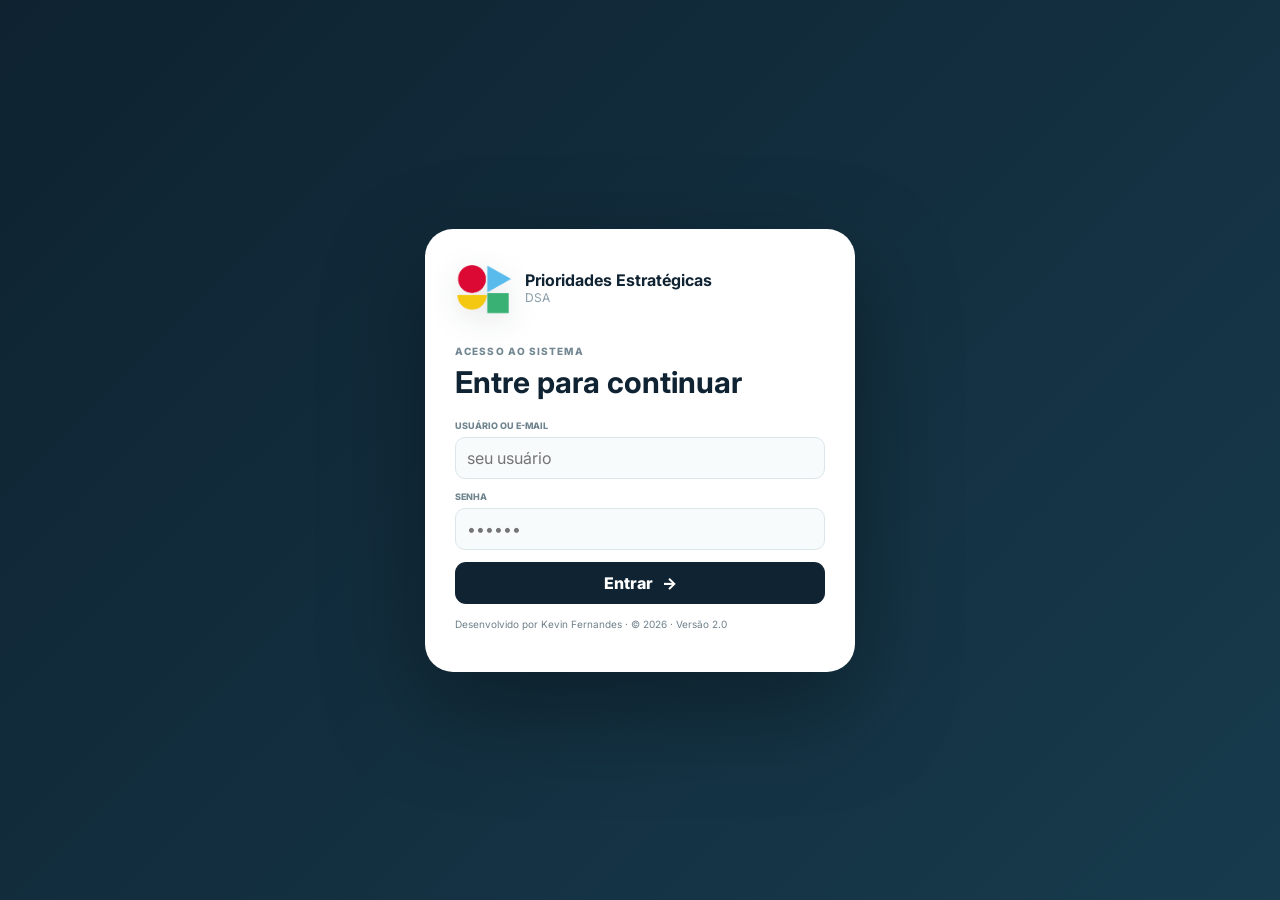
<file: index.html>
<!doctype html>
<html lang="pt-BR">
<head>
  <meta charset="utf-8">
  <meta name="viewport" content="width=device-width,initial-scale=1,viewport-fit=cover">
  <meta name="theme-color" content="#102333">
  <meta name="description" content="Sistema Enterprise das Prioridades Estratégicas">
  <meta name="application-name" content="Prioridades Estratégicas | DSA">
  <meta name="mobile-web-app-capable" content="yes">
  <meta name="apple-mobile-web-app-capable" content="yes">
  <meta name="apple-mobile-web-app-status-bar-style" content="default">
  <meta name="apple-mobile-web-app-title" content="Prioridades DSA">
  <meta name="msapplication-TileColor" content="#102333">

  <title>Prioridades Estratégicas | DSA</title>

  <link rel="icon" type="image/png" sizes="192x192" href="./assets/icone_192.png">
  <link rel="apple-touch-icon" sizes="192x192" href="./assets/icone_192.png">
  <link rel="manifest" href="./manifest.webmanifest">
  <link rel="preconnect" href="https://fonts.googleapis.com">
  <link rel="preconnect" href="https://fonts.gstatic.com" crossorigin>
  <link href="https://fonts.googleapis.com/css2?family=Inter:wght@400;500;600;700;800&display=swap" rel="stylesheet">
  <link rel="stylesheet" href="./styles.css?v=1.11.2">

</head>
<body>
  <div id="loadingOverlay" class="loading-overlay-v111 hidden-v111"><div id="loadingText" class="loading-card-v111">Carregando...</div></div>
  <section id="loginScreen" class="login-screen">
    <div class="login-card">
      <div class="login-brand"><img class="brand-logo-image" src="assets/logomarca_geometrica.png" alt="Logomarca geométrica"><div><strong>Prioridades Estratégicas</strong><span>DSA</span></div></div>
      <p class="eyebrow">ACESSO AO SISTEMA</p>
      <h1>Entre para continuar</h1>
      <label><span>Usuário ou e-mail</span><input id="loginEmail" placeholder="seu usuário"></label>
      <label><span>Senha</span><input id="loginCode" type="password" placeholder="••••••"></label>
      <button id="loginButton" class="primary" type="button">Entrar <span aria-hidden="true">→</span></button><div id="loginProgressV20" class="login-progress-v20 hidden-v111" aria-live="polite">
  <div class="login-progress-track-v20">
    <div class="login-progress-line-v20"></div>
    <div class="login-step-v20" data-login-step="1"><span class="login-shape-v20 shape-identidade-v20"></span><small>Identidade</small></div>
    <div class="login-step-v20" data-login-step="2"><span class="login-shape-v20 shape-lideranca-v20"></span><small>Liderança</small></div>
    <div class="login-step-v20" data-login-step="3"><span class="login-shape-v20 shape-geracoes-v20"></span><small>Novas Gerações</small></div>
    <div class="login-step-v20" data-login-step="4"><span class="login-shape-v20 shape-discipulado-v20"></span><small>Discipulado</small></div>
  </div>
  <div class="login-progress-copy-v20"><strong id="loginProgressTitleV20">Validando acesso...</strong><span id="loginProgressTextV20">Conectando ao ambiente seguro.</span></div>
</div>
      <small>Desenvolvido por Kevin Fernandes · © 2026 · Versão 2.0</small>
      <div id="loginMessage" class="inline-message"></div>
    </div>
  </section>

  <div id="appRoot" class="app hidden">
    <aside class="sidebar" id="sidebar">
      <div class="brand sidebar-brand"><button id="sidebarLogoButton" class="sidebar-logo-button" type="button" title="Recolher ou expandir o menu"><img class="brand-logo-image sidebar-logo" src="assets/logomarca_geometrica.png" alt="Logomarca geométrica"></button><div><strong>Prioridades</strong><span>Estratégicas | DSA</span></div></div>
      <nav>
        <button class="nav-button active" data-view="dashboard">⌂ Dashboard</button>
        <div class="nav-group">
          <button id="prioritiesToggle" class="nav-button nav-toggle" type="button"><img class="nav-priority-combined" src="assets/icone_prioridades.svg" alt=""> Prioridades</button>
          <div id="prioritySubmenu" class="priority-submenu open">
            <button type="button" data-priority="Identidade"><img class="priority-image-icon submenu-icon" src="assets/icone_identidade.png" alt="">Identidade</button>
            <button type="button" data-priority="Liderança"><img class="priority-image-icon submenu-icon" src="assets/icone_lideranca.png" alt="">Liderança</button>
            <button type="button" data-priority="Novas Gerações"><img class="priority-image-icon submenu-icon" src="assets/icone_novasgeracoes.png" alt="">Novas Gerações</button>
            <button type="button" data-priority="Discipulado"><img class="priority-image-icon submenu-icon" src="assets/icone_discipulado.png" alt="">Discipulado</button>
          </div>
        </div>
        <button class="nav-button" data-view="planner">▦ Planner</button>
        <button class="nav-button" data-view="timeline">◷ Linha do tempo</button>
        
        <button class="nav-button" data-view="reports">▤ Relatórios</button>
        <button class="nav-button requirements-access" data-view="requirements">☷ Requisitos</button>
        <button class="nav-button" data-view="myChurch">⌂ Minha Igreja</button>
        <button class="nav-button dev-only" data-view="admin">⚙ Opções do Desenvolvedor</button>
      </nav>
      <div class="profile-card">
        <img id="profilePhoto" class="profile-photo-v101" src="assets/icone_192.png" alt="Foto do usuário">
        <strong id="profileName">Usuário</strong>
        <span id="profileRole">Perfil</span>
        <button id="logoutButton">Sair</button>
      </div>
    </aside>

    <main class="main">
      <header class="topbar">
        <button id="mobileMenu" class="mobile-menu" type="button" aria-label="Abrir ou fechar menu">☰</button>
        <div><p class="eyebrow" id="fieldContext">MISSÃO OESTE DO PARÁ</p><h1 id="viewTitle">Dashboard Executivo</h1></div>
        <div class="top-actions">
          <span id="syncBadge" class="sync-badge"><i></i>Sincronizando</span>
          <button id="presentationButton" class="icon-action" title="Modo apresentação">⛶</button>
          <button id="installButton" class="install-action install-icon-only" type="button" title="Instalar aplicativo" aria-label="Instalar aplicativo"><span aria-hidden="true">⬇</span></button>
          <button id="refreshButton" class="primary refresh-icon-only-v118" title="Atualizar Sistema" aria-label="Atualizar Sistema"><span id="refreshIcon">↻</span></button>
        </div>
      </header>

      <section class="filterbar filterbar-v111">
        <label id="poleFilterWrap"><span>Polo</span><select id="poleFilter"></select></label>
        <label id="districtFilterWrap"><span>Distrito</span><select id="districtFilter"></select></label>
        <label id="churchFilterWrap"><span>Igreja</span><select id="churchFilter"></select></label>
        <label class="period-wide"><span>Período</span><select id="periodMode">
          <option value="ano">Ano</option><option value="mes">Mês</option>
          <option value="anos">Intervalo de anos</option><option value="meses">Intervalo de meses</option>
          <option value="personalizado">Personalizado</option>
        </select></label>
        <label id="yearSingleWrap"><span>Ano</span><select id="yearSingle"></select></label>
        <label id="monthSingleWrap" class="hidden-v111"><span>Mês</span><select id="monthSingle"></select></label>
        <label id="yearStartWrap" class="hidden-v111"><span>Ano inicial</span><select id="yearStart"></select></label>
        <label id="monthStartWrap" class="hidden-v111"><span>Mês inicial</span><select id="monthStart"></select></label>
        <label id="yearEndWrap" class="hidden-v111"><span>Ano final</span><select id="yearEnd"></select></label>
        <label id="monthEndWrap" class="hidden-v111"><span>Mês final</span><select id="monthEnd"></select></label>
        <label id="dateStartWrap" class="hidden-v111"><span>Data inicial</span><input id="dateStart" type="date"></label>
        <label id="dateEndWrap" class="hidden-v111"><span>Data final</span><input id="dateEnd" type="date"></label>
        <div class="filter-actions-v111"><button id="applyFiltersButton" class="primary" type="button">Aplicar</button></div>
        <div class="filter-summary"><span>Contexto</span><strong id="contextText">Carregando...</strong></div>
      </section>

      <section id="dashboardView" class="view active">
        <div class="executive-hero">
          <div><p class="eyebrow">VISÃO EXECUTIVA</p><h2>Desempenho das prioridades estratégicas</h2><p><em id="dailyBibleVerse" class="daily-bible-verse">Acompanhamento estratégico do período selecionado.</em></p></div>
          <div class="hero-kpis">
            <div class="radial" id="overallRadial" style="--value:0"><div><strong id="overallPercent">0%</strong><span>resultado geral</span></div></div>
            <div class="hero-stat"><span>Meta</span><strong id="overallGoal">0</strong><span>Realizado</span><strong id="overallReached">0</strong></div>
          </div>
        </div>
        <div id="priorityCards" class="priority-grid"></div>
        <div class="grid-2 dashboard-upper-insights">
          <article class="panel"><div class="panel-head"><div><p class="eyebrow">SEMÁFORO</p><h3>Situação por prioridade</h3></div></div><div id="trafficGrid" class="traffic-grid"></div></article>
          <article class="panel"><div class="panel-head"><div><p class="eyebrow">ALERTAS</p><h3>Pendências prioritárias</h3></div></div><div id="alertsList" class="alerts-list"></div></article>
        </div>
        <div class="dashboard-lower-insights">
          <article class="panel ranking-panel-v118">
            <div class="panel-head ranking-head-v118">
              <div><p class="eyebrow">RANKING</p><h3 id="rankingTitle">Igrejas</h3></div>
              <div class="ranking-controls-v20"><label id="rankingLevelWrap" class="ranking-level-v118 hidden-v111"><span>Visualizar por</span><select id="rankingLevel"></select></label><label class="ranking-level-v118"><span>Exibir</span><select id="rankingLimitV20"><option value="all">Todos</option><option value="5">5</option><option value="10">10</option><option value="20">20</option><option value="30">30</option><option value="40">40</option><option value="50">50</option><option value="100">100</option></select></label></div>
            </div>
            <div id="rankingList" class="ranking-list"></div>
          </article>
        </div>
      </section>


      <section id="prioritiesView" class="view priorities-workspace">
        <div class="priority-tabs-v7" id="priorityTabs"></div>
        <div class="priority-overview-v7">
          <article class="priority-summary-v7">
            <img id="priorityWatermarkV8" class="priority-watermark-v81" src="assets/icone_discipulado.png" alt="" aria-hidden="true">
            <img id="priorityShapeV7" class="priority-shape-image-v8" src="assets/icone_discipulado.png" alt="Ícone da prioridade">
            <p class="eyebrow">PRIORIDADE ESTRATÉGICA</p>
            <h2 id="priorityAreaTitle">Identidade</h2>
            <p id="priorityAreaDescription" class="priority-description-v7"></p>
            <strong id="priorityPercentV7" class="priority-percent-v7">0%</strong>
            <div class="priority-progress-v7"><i id="priorityProgressV7"></i></div>
            <div class="priority-stats-v7"><div><span>Meta</span><strong id="priorityGoalV7">0</strong></div><div><span>Realizado</span><strong id="priorityReachedV7">0</strong></div><div><span>Critérios</span><strong id="priorityCountV7">0</strong></div></div>
          </article>
          <article class="criteria-board-v7">
            <div class="criteria-board-head-v7"><div><p class="eyebrow">CRITÉRIOS DE AVALIAÇÃO</p><h3>Itens do planejamento</h3></div><label><span>Situação</span><select id="criteriaStatusFilter"><option value="Todos">Todos</option><option value="Concluído">Concluído</option><option value="Em andamento">Em andamento</option><option value="Atenção">Atenção</option></select></label></div>
            <div id="criteriaListV51" class="criteria-list-v7"></div>
          </article>
        </div>
        <article class="criterion-detail-v7">
          <div class="criterion-detail-head-v7"><div><p class="eyebrow">DETALHAMENTO DO CRITÉRIO</p><h3 id="criterionTitleV51">Selecione um critério</h3></div><span id="criterionStatusV51" class="status-chip">—</span></div>
          <div class="criterion-detail-grid-v7">
            <div class="criterion-content-v7">
              <div class="instruction-grid-v7"><section><span>Direcionamento do Campo</span><p id="criterionDescriptionV51">—</p></section><section><span>Pergunta para a Igreja Local</span><p id="criterionQuestionV51">—</p></section></div>
              <label class="action-plan-v7"><span>Plano de ação da igreja</span><textarea id="actionPlanV51" placeholder="Descreva aqui como a igreja realizará este requisito..."></textarea></label>
            </div>
            <aside class="criterion-form-v7">
              <div class="result-card-v7"><span>Resultado</span><strong id="livePercentV51">0%</strong><div><i id="liveProgressV51"></i></div></div>
              <div class="form-grid-v7"><label><span>Meta</span><input id="goalInputV51" type="number" min="0"></label><label><span>Alcançado</span><input id="reachedInputV51" type="number" min="0"></label><label><span>Responsável</span><input id="responsibleInputV51"></label><label><span>Data inicial</span><input id="dateInputV51" type="date"></label><label><span>Nº do voto</span><input id="voteInputV51"></label><label><span>Material necessário</span><input id="materialInputV51"></label></div>
              <button id="saveCriterionV51" class="save-button-v7">Salvar</button>
            </aside>
          </div>
        </article>
      </section>

      <section id="plannerView" class="view">
        <div class="view-head"><div><p class="eyebrow">MICROSOFT PLANNER STYLE</p><h2>Checklist do planejamento</h2></div><button id="newTaskButton" class="primary">+ Nova tarefa</button></div>
        <div id="kanbanBoard" class="kanban"></div>
      </section>

      <section id="timelineView" class="view">
        <div class="view-head"><div><p class="eyebrow">CRONOGRAMA</p><h2>Linha do tempo</h2></div></div>
        <div id="timelineList" class="timeline-list"></div>
      </section>

      <section id="reportsView" class="view">
        <div class="view-head"><div><p class="eyebrow">RELATÓRIOS</p><h2>Exportação e compartilhamento</h2></div></div>
        <div class="ai-report-hero">
          <div>
            <p class="eyebrow">INTELIGÊNCIA ARTIFICIAL</p>
            <h3>Relatório Completo da Igreja</h3>
            <p>Analisa dados administrativos, missiológicos, teológicos e relacionais, identifica forças, fragilidades, ameaças e propõe um plano estratégico.</p>
          </div>
          <button id="aiReportButton" class="ai-report-button">✦ Gerar Relatório Completo com IA</button>
        </div>
        <article class="panel report-difficulties-v101">
          <div class="panel-head"><div><p class="eyebrow">DIAGNÓSTICO</p><h3>Principais dificuldades</h3></div></div>
          <div id="reportDifficultyChecks" class="difficulty-checks-v101"></div>
        </article>
        <article class="panel report-history-v101">
          <div class="panel-head"><div><p class="eyebrow">HISTÓRICO</p><h3>Relatórios gerados</h3></div></div>
          <div id="reportHistoryList" class="report-history-list-v101"></div>
        </article>
        <div class="report-actions">
          <button id="pdfButton" class="report-card">📄<strong>Exportar PDF</strong><span>Relatório executivo para impressão</span></button>
          <button id="excelButton" class="report-card">📊<strong>Exportar Excel</strong><span>Baixar dados em CSV compatível</span></button>
          <button id="whatsappButton" class="report-card">📲<strong>Compartilhar no WhatsApp</strong><span>Resumo da igreja selecionada</span></button>
          <button id="emailButton" class="report-card">📧<strong>Enviar relatório por e-mail</strong><span>Envio pelo Apps Script</span></button>
        </div>
      </section>


      <section id="requirementsView" class="view">
        <div class="view-head">
          <div><p class="eyebrow">CONFIGURAÇÃO</p><h2>Requisitos</h2><p class="section-description">Edite títulos, áreas, direcionamentos, perguntas e metas padrão. As alterações serão refletidas nos registros após Atualizar Sistema.</p></div>
          <button id="newRequirementButton" class="primary">+ Novo requisito</button>
        </div>
        <article class="panel requirements-panel">
          <div class="admin-toolbar">
            <input id="requirementSearch" type="search" placeholder="Pesquisar requisito...">
            <span id="requirementsCount">0 requisitos</span>
          </div>
          <div id="requirementsGrid" class="requirements-grid"></div>
        </article>
      </section>

      <section id="myChurchView" class="view">
        <div class="view-head">
          <div><p class="eyebrow">CADASTRO LOCAL</p><h2>Minha Igreja</h2><p class="section-description">Informações básicas e indicadores estruturais da igreja selecionada.</p></div>
          <button id="saveChurchProfileButton" class="primary">Salvar informações</button>
        </div>
        <article class="panel church-profile-panel">
          <div class="church-profile-heading">
            <img src="assets/logomarca_geometrica.png" alt="">
            <div><span>Igreja selecionada</span><strong id="churchProfileName">—</strong></div>
          </div>
          <div class="church-profile-grid">
            <label><span>Quantidade de anciãos</span><input id="churchEldersInput" type="number" min="0"></label>
            <label><span>Quantidade de famílias</span><input id="churchFamiliesInput" type="number" min="0"></label>
            <label><span>Quantidade de UAPGs (Unidades de Ação em Pequenos Grupos)</span><input id="churchUapgsInput" type="number" min="0"></label>
            <label><span>Primeiro Ancião / Diretor do Grupo</span><input id="churchFirstElderInput"></label>
            <label><span>Contato do Primeiro Ancião / Diretor</span><input id="churchFirstElderPhoneInput" inputmode="tel" placeholder="Ex.: 5593999999999"></label>
            <div class="wide church-officers-v101"><span>Oficiais / departamentos com liderança</span><div id="churchOfficersChecks" class="dept-grid-v111"></div></div>
            <label class="wide"><span>Endereço</span><input id="churchAddressInput"></label>
            <label><span>E-mail</span><input id="churchEmailInput" type="email"></label>
            <label class="wide"><span>Informações básicas / observações</span><textarea id="churchNotesInput"></textarea></label>
          </div>
        </article>
      </section>

      <section id="adminView" class="view">
        <div class="view-head">
          <div><p class="eyebrow">ADMINISTRAÇÃO</p><h2>Usuários e permissões</h2></div>
          <button id="newUserButton" class="primary">+ Novo usuário</button>
        </div>

        <article class="panel admin-users-panel">
          <div class="admin-toolbar">
            <input id="userSearch" type="search" placeholder="Pesquisar usuário...">
            <span id="usersCount">0 usuários</span>
          </div>

          <div class="users-table-wrap">
            <table class="users-table">
              <thead>
                <tr>
                  <th>Nome</th>
                  <th>Função</th>
                  <th>Área de Atuação</th>
                  <th>Login</th>
                  <th>Senha</th>
                  <th>Acesso</th>
                  <th>Ações</th>
                </tr>
              </thead>
              <tbody id="usersTableBody"></tbody>
            </table>
          </div>
        </article>
      </section>

      <footer><span>Desenvolvido por Kevin Fernandes · © 2026 · Versão 2.0</span><span id="lastUpdate">Última atualização: —</span></footer>
    </main>
  </div>

  <div id="taskModal" class="modal"><div class="modal-card"><button class="close" data-close="taskModal">×</button><h2 id="taskModalTitle">Nova tarefa</h2><input id="taskId" type="hidden"><label><span>Igreja</span><select id="taskChurch"><option value="">Selecione a igreja</option></select></label><label><span>Título</span><input id="taskTitle"></label><label><span>Prioridade</span><select id="taskArea"><option>Identidade</option><option>Liderança</option><option>Novas Gerações</option><option>Discipulado</option></select></label><label><span>Responsável</span><input id="taskOwner"></label><label><span>Prazo</span><input id="taskDue" type="date"></label><label><span>Status</span><select id="taskStatus"><option>Não iniciado</option><option>Em andamento</option><option>Concluído</option></select></label><div class="task-modal-actions"><button id="deleteTask" class="danger-action hidden">Excluir</button><button id="saveTask" class="primary">Salvar tarefa</button></div></div></div>

  <div id="membersModal" class="modal"><div class="modal-card"><button class="close" data-close="membersModal">×</button><p class="eyebrow">CADASTRO DA IGREJA</p><h2>Quantidade manual de membros</h2><p class="modal-help" id="membersChurchName">Selecione uma igreja.</p><div class="members-form members-form-v83"><label><span>Membros frequentes</span><input id="membersFrequentInput" type="number" min="0"></label><label><span>Membros não frequentes</span><input id="membersInfrequentInput" type="number" min="0"></label><label><span>Membros a transferir</span><input id="membersTransferInput" type="number" min="0"></label><label><span>Membros a resgatar</span><input id="membersRescueInput" type="number" min="0"></label><div class="members-total-preview"><span>Total informado</span><strong id="membersTotalPreview">0</strong></div></div><button id="saveMembersButton" class="primary">Salvar cadastro</button></div></div>
  <div id="emailModal" class="modal"><div class="modal-card"><button class="close" data-close="emailModal">×</button><h2>Enviar relatório</h2><label><span>E-mail</span><input id="reportEmail" type="email"></label><button id="sendEmail" class="primary">Enviar</button></div></div>

  <div id="userModal" class="modal">
    <div class="modal-card user-modal-card">
      <button class="close user-modal-close-v118" data-close="userModal" type="button" aria-label="Fechar edição de usuário" title="Fechar">×</button>
      <p class="eyebrow">USUÁRIO E PERMISSÃO</p>
      <h2 id="userModalTitle">Novo usuário</h2>

      <input id="editingUserId" type="hidden">

      <div class="user-form-grid">
        <label><span>Nome</span><input id="userNameInput"></label>

        <label>
          <span>Função</span>
          <select id="userRoleInput">
            <option>Desenvolvedor</option>
            <option>Administrador</option>
            <option>Coordenador do Polo</option>
            <option>Pastor Distrital</option>
            <option>Ancião(ã)</option>
            <option>Secretário(a)</option>
          </select>
        </label>

        <label><span>Polo</span><select id="userPoleInput"></select></label><label><span>Distrito</span><select id="userDistrictInput"></select></label><label><span>Igreja</span><select id="userChurchInput"></select></label>
        <label><span>Login</span><input id="userLoginInput"></label>
        <label><span>Senha</span><input id="userPasswordInput" type="password" placeholder="Deixe vazia para manter a atual"></label>
        <label><span>Foto de perfil</span><input id="userPhotoInput" type="file" accept="image/*"><small id="userPhotoCurrentV20" class="user-photo-current-v20"></small></label>
        
        <div class="wide user-modules-v101"><span>Acesso aos módulos</span><div id="userModulesChecks" class="module-checks-v101"></div></div>

        <label>
          <span>Acesso</span>
          <select id="userActiveInput">
            <option value="true">Ativo</option>
            <option value="false">Inativo</option>
          </select>
        </label>
      </div>

      <div class="user-modal-actions">
        <button id="saveUserButton" class="primary">Salvar usuário</button>
      </div>
    </div>
  </div>


  <div id="requirementModal" class="modal">
    <div class="modal-card requirement-modal-card">
      <button class="close" data-close="requirementModal">×</button>
      <p class="eyebrow">CONFIGURAÇÃO DO REQUISITO</p>
      <h2 id="requirementModalTitle">Editar requisito</h2>
      <input id="requirementOriginalCode" type="hidden">
      <div class="requirement-form-grid">
        <label><span>Código</span><input id="requirementCodeInput"></label>
        <label><span>Área</span><select id="requirementAreaInput"><option>Identidade</option><option>Liderança</option><option>Novas Gerações</option><option>Discipulado</option></select></label>
        <label class="wide"><span>Título</span><input id="requirementTitleInput"></label>
        <label class="wide"><span>Direcionamento do Campo</span><textarea id="requirementDescriptionInput"></textarea></label>
        <label class="wide"><span>Pergunta para a Igreja Local</span><textarea id="requirementQuestionInput"></textarea></label>
        <label><span>Meta padrão</span><input id="requirementGoalInput" type="number" min="0"></label>
        <label><span>Acesso</span><select id="requirementActiveInput"><option value="true">Ativo</option><option value="false">Inativo</option></select></label>
      </div>
      <div class="user-modal-actions"><button id="saveRequirementButton" class="primary">Salvar requisito</button></div>
    </div>
  </div>


  <div id="aiReportModal" class="modal">
    <div class="modal-card ai-report-modal-card">
      <button class="close" data-close="aiReportModal">×</button>
      <div class="ai-modal-heading">
        <div>
          <p class="eyebrow">ANÁLISE ESTRATÉGICA COM IA</p>
          <h2 id="aiReportTitle">Relatório Completo</h2>
          <span id="aiReportContext">—</span>
        </div>
        <div class="ai-modal-actions">
          <button id="printAiReportButton" class="secondary-button">Imprimir / PDF</button>
          <button id="shareAiReportButton" class="secondary-button">Compartilhar</button>
        </div>
      </div>
      <div id="aiReportLoading" class="ai-loading hidden">
        <div class="ai-spinner"></div>
        <strong>Analisando os dados da igreja...</strong>
        <span>Esta etapa pode levar alguns segundos.</span>
      </div>
      <article id="aiReportContent" class="ai-report-content"></article>
      <div class="ai-disclaimer">
        A análise é um instrumento de apoio ao planejamento. Decisões pastorais, administrativas e espirituais devem considerar oração, diálogo com a liderança e o contexto local.
      </div>
    </div>
  </div>


  <div id="installHelpModal" class="modal">
    <div class="modal-card install-help-card">
      <button class="close" data-close="installHelpModal" type="button" aria-label="Fechar">×</button>
      <p class="eyebrow">INSTALAÇÃO DO APLICATIVO</p>
      <h2 id="installHelpTitle">Instalar Prioridades Estratégicas</h2>
      <div id="installHelpContent" class="install-help-content"></div>
      <div class="install-help-actions">
        <button id="closeInstallHelpButton" class="primary" type="button">Entendi</button>
      </div>
    </div>
  </div>

  <div id="passwordConfirmModal" class="modal">
    <div class="modal-card">
      <button class="close" data-close="passwordConfirmModal">×</button>
      <p class="eyebrow">CONFIRMAÇÃO DE SEGURANÇA</p>
      <h2>Confirme sua senha</h2>
      <p class="modal-help">Esta ação exige a senha do usuário atualmente conectado.</p>
      <label><span>Senha</span><input id="activePasswordInput" type="password"></label>
      <div class="user-modal-actions"><button id="confirmPasswordButton" class="primary">Confirmar</button></div>
    </div>
  </div>

  <div id="reportEditModal" class="modal">
    <div class="modal-card ai-report-modal-card">
      <button class="close" data-close="reportEditModal">×</button>
      <p class="eyebrow">EDITAR RELATÓRIO</p>
      <h2>Relatório estratégico</h2>
      <input id="editingReportId" type="hidden">
      <label><span>Conteúdo completo</span><textarea id="editingReportText" class="report-edit-text-v101"></textarea></label>
      <div class="user-modal-actions"><button id="saveEditedReportButton" class="primary">Salvar alterações</button></div>
    </div>
  </div>


  <div id="goalModal" class="modal">
    <div class="modal-card">
      <button class="close" data-close="goalModal">×</button>
      <p class="eyebrow">META</p>
      <h2 id="goalModalTitle">Editar meta</h2>
      <input id="goalRequirementId" type="hidden">
      <label><span>Ano</span><select id="goalYearInput"></select></label>
      <label><span>Meta</span><input id="goalValueInput" type="number" min="0" step="0.1"></label>
      <div class="task-modal-actions"><button id="resetGoalButton" class="danger-action hidden">Restaurar meta padrão</button><button id="saveGoalButton" class="primary">Salvar meta</button></div>
    </div>
  </div>

  <div id="toast" class="toast"></div>

  <script src="./config.js"></script>
  <script src="./app.js?v=1.11.2"></script>


</body>
</html>
</file>
<file: styles.css>
:root{--bg:#eef4f6;--surface:#fff;--ink:#102333;--muted:#6f818b;--border:#dbe6ea;--red:#ff0046;--blue:#00bddd;--yellow:#ffb800;--green:#00c97b;--shadow:0 16px 36px rgba(25,60,72,.10)}
*{box-sizing:border-box}html,body{margin:0;min-height:100%;font-family:Inter,system-ui,sans-serif;background:var(--bg);color:var(--ink)}button,input,select{font:inherit}.hidden{display:none!important}.eyebrow{margin:0;color:#728791;font-size:10px;font-weight:800;letter-spacing:.11em}.primary{border:0;background:#102333;color:#fff;border-radius:11px;height:42px;padding:0 16px;font-weight:800}.login-screen{min-height:100vh;display:grid;place-items:center;background:linear-gradient(135deg,#0e2230,#173b4d)}.login-card{width:min(430px,calc(100vw - 28px));background:#fff;border-radius:22px;padding:30px;box-shadow:0 30px 80px rgba(0,0,0,.3)}.login-brand,.brand{display:flex;align-items:center;gap:12px}.login-brand{margin-bottom:28px}.login-brand strong,.login-brand span,.brand strong,.brand span{display:block}.login-brand span,.brand span{color:#899da8;font-size:12px}.brand-symbol{width:48px;height:48px;position:relative}.brand-symbol i{position:absolute;width:21px;height:21px}.b-red{left:0;top:0;background:var(--red);border-radius:50%}.b-blue{right:0;top:0;background:var(--blue);clip-path:polygon(0 0,100% 50%,0 100%)}.b-yellow{left:0;bottom:0;background:var(--yellow);border-radius:0 0 21px 21px}.b-green{right:0;bottom:0;background:var(--green)}.login-card h1{font-size:30px;margin:7px 0 20px}.login-card label,.evidence-form label,.modal-card label{display:flex;flex-direction:column;gap:6px;margin-bottom:12px}.login-card label span,.evidence-form label span,.modal-card label span{font-size:9px;text-transform:uppercase;font-weight:800;color:#71858f}.login-card input,.evidence-form input,.evidence-form select,.modal-card input,.modal-card select{height:42px;border:1px solid var(--border);border-radius:10px;background:#f8fbfc;padding:0 11px}.login-card .primary{width:100%;margin-top:7px}.login-card small{display:block;color:var(--muted);font-size:10px;margin-top:14px}.inline-message{margin-top:12px;font-size:11px;color:#b10e32}
.app{min-height:100vh;display:grid;grid-template-columns:250px 1fr}.sidebar{position:sticky;top:0;height:100vh;background:#0d1f2c;color:#fff;padding:26px 18px;display:flex;flex-direction:column}.brand{padding:0 7px 32px}.sidebar nav{display:grid;gap:7px}.nav-button{border:0;background:transparent;color:#acbdc8;border-radius:11px;padding:13px;text-align:left;font-weight:600}.nav-button:hover,.nav-button.active{background:rgba(255,255,255,.09);color:#fff}.profile-card{margin-top:auto;border:1px solid rgba(255,255,255,.09);background:rgba(255,255,255,.05);border-radius:14px;padding:14px}.profile-card strong,.profile-card span{display:block}.profile-card span{font-size:10px;color:#9eb0bc;margin-top:4px}.profile-card button{margin-top:12px;border:0;background:transparent;color:#fff;padding:0;font-size:10px}.main{min-width:0;padding:0 26px 14px}.topbar{height:104px;display:flex;align-items:center;justify-content:space-between;gap:18px}.topbar h1{font-size:29px;margin:6px 0 0}.top-actions{display:flex;align-items:center;gap:8px}.sync-badge{display:flex;align-items:center;gap:7px;background:#fff;border:1px solid var(--border);border-radius:999px;padding:8px 11px;font-size:10px;color:var(--muted)}.sync-badge i{width:8px;height:8px;border-radius:50%;background:var(--green)}.icon-action{width:40px;height:40px;border:1px solid var(--border);background:#fff;border-radius:10px}.mobile-menu{display:none}.filterbar{display:grid;grid-template-columns:220px 100px 180px 1fr;gap:11px;align-items:end;background:#fff;border:1px solid var(--border);border-radius:16px;padding:12px 14px;box-shadow:var(--shadow);margin-bottom:16px}.filterbar label{display:flex;flex-direction:column;gap:5px}.filterbar label span{font-size:9px;font-weight:800;color:#71858f;text-transform:uppercase}.filterbar select{height:38px;border:1px solid var(--border);border-radius:9px;background:#f8fbfc;padding:0 10px}.filter-summary{justify-self:end;text-align:right}.filter-summary span{display:block;font-size:9px;color:#83959e;text-transform:uppercase}.filter-summary strong{font-size:11px}.view{display:none}.view.active{display:block}.executive-hero{background:linear-gradient(135deg,#102333,#1a455a);color:#fff;border-radius:21px;padding:26px 31px;display:flex;justify-content:space-between;align-items:center;box-shadow:var(--shadow)}.executive-hero h2{font-size:31px;margin:8px 0}.executive-hero>div>p:last-child{color:#acc0cb;margin:0}.hero-kpis{display:flex;align-items:center;gap:20px}.radial{width:120px;height:120px;border-radius:50%;display:grid;place-items:center;background:conic-gradient(var(--green) calc(var(--value)*1%),rgba(255,255,255,.13) 0);position:relative}.radial:after{content:"";position:absolute;inset:10px;background:#15384b;border-radius:50%}.radial div{position:relative;z-index:1;text-align:center}.radial strong{display:block;font-size:28px}.radial span{font-size:9px;color:#abc0cb}.hero-stat{display:grid;grid-template-columns:1fr auto;gap:6px 12px}.hero-stat span{font-size:9px;color:#9fb3bf}.hero-stat strong{font-size:17px}.priority-grid{display:grid;grid-template-columns:repeat(4,1fr);gap:15px;margin:16px 0}.priority-card{background:#fff;border:1px solid var(--border);border-radius:17px;padding:18px;box-shadow:var(--shadow);position:relative;overflow:hidden}.priority-card:after{content:"";position:absolute;right:0;top:0;bottom:0;width:7px;background:var(--accent)}.priority-card h3{font-size:16px;margin:14px 0 4px}.priority-card strong{font-size:29px;color:var(--accent)}.priority-card p{font-size:10px;color:var(--muted)}.progress{height:7px;border-radius:999px;background:#e6edef;overflow:hidden}.progress i{display:block;height:100%;background:var(--accent)}.grid-2{display:grid;grid-template-columns:1.15fr 1fr;gap:15px;margin-bottom:15px}.panel{background:#fff;border:1px solid var(--border);border-radius:17px;padding:18px;box-shadow:var(--shadow)}.panel-head{display:flex;justify-content:space-between;align-items:center;margin-bottom:14px}.panel-head h3{font-size:18px;margin:5px 0 0}.ranking-list,.alerts-list{display:grid;gap:7px;max-height:260px;overflow:auto}.ranking-item,.alert-item{display:grid;grid-template-columns:28px 1fr auto;gap:9px;align-items:center;border-bottom:1px solid #edf2f4;padding:8px}.ranking-item b:first-child{width:27px;height:27px;border-radius:8px;background:#eef3f5;display:grid;place-items:center;font-size:10px}.ranking-item strong,.alert-item strong{font-size:15px}.ranking-item span,.alert-item span{display:block;font-size:11px;color:var(--muted)}canvas{width:100%;height:260px}.traffic-grid{display:grid;grid-template-columns:repeat(2,1fr);gap:10px}.traffic-card{border:1px solid var(--border);border-radius:12px;padding:12px}.traffic-card i{width:13px;height:13px;border-radius:50%;display:inline-block;margin-right:7px}.traffic-card strong{font-size:15px}.traffic-card span{display:block;font-size:12px;color:var(--muted);margin-top:6px}.view-head{display:flex;justify-content:space-between;align-items:center;margin-bottom:15px}.view-head h2{font-size:27px;margin:6px 0 0}.kanban{display:grid;grid-template-columns:repeat(3,1fr);gap:14px}.kanban-column{background:#e7eef1;border-radius:15px;padding:13px;min-height:520px}.kanban-column h3{font-size:13px;margin:0 0 12px}.task-card{background:#fff;border-radius:12px;padding:12px;margin-bottom:9px;box-shadow:0 8px 20px rgba(20,53,65,.09)}.task-card strong{font-size:11px}.task-card span{display:block;font-size:9px;color:var(--muted);margin-top:6px}.timeline-list{position:relative;padding-left:25px}.timeline-list:before{content:"";position:absolute;left:9px;top:0;bottom:0;width:2px;background:#cedce1}.timeline-item{position:relative;background:#fff;border:1px solid var(--border);border-radius:13px;padding:13px;margin-bottom:10px}.timeline-item:before{content:"";position:absolute;left:-21px;top:18px;width:10px;height:10px;border-radius:50%;background:var(--blue);border:3px solid var(--bg)}.timeline-item strong{font-size:12px}.timeline-item span{display:block;color:var(--muted);font-size:9px;margin-top:5px}.evidence-form{display:grid;grid-template-columns:1.2fr 1.5fr 1.2fr auto;gap:10px;align-items:end}.evidence-form label{margin:0}.evidence-gallery{display:grid;grid-template-columns:repeat(4,1fr);gap:13px;margin-top:15px}.evidence-card{background:#fff;border:1px solid var(--border);border-radius:13px;overflow:hidden}.evidence-card img{width:100%;height:145px;object-fit:cover}.evidence-card div{padding:10px}.evidence-card strong{font-size:10px}.evidence-card span{display:block;font-size:9px;color:var(--muted);margin-top:4px}.report-actions{display:grid;grid-template-columns:repeat(4,1fr);gap:14px}.report-card{border:1px solid var(--border);background:#fff;border-radius:16px;padding:20px;text-align:left;font-size:25px;box-shadow:var(--shadow)}.report-card strong,.report-card span{display:block}.report-card strong{font-size:13px;margin-top:16px}.report-card span{font-size:10px;color:var(--muted);margin-top:6px}.modal{position:fixed;inset:0;background:rgba(7,23,33,.55);display:none;place-items:center;z-index:80}.modal.open{display:grid}.modal-card{width:min(520px,calc(100vw - 28px));background:#fff;border-radius:20px;padding:25px;position:relative}.modal-card h2{margin-top:0}.modal-card .close{position:absolute;right:12px;top:8px;border:0;background:transparent;font-size:28px}.toast{position:fixed;right:18px;bottom:18px;background:#102333;color:#fff;padding:12px 15px;border-radius:10px;font-size:10px;opacity:0;transform:translateY(10px);transition:.2s;z-index:100}.toast.show{opacity:1;transform:none}footer{display:flex;justify-content:space-between;padding:18px 4px 0;font-size:9px;color:#7b8e97}
@media(max-width:1150px){.app{grid-template-columns:210px 1fr}.priority-grid{grid-template-columns:repeat(2,1fr)}.grid-2{grid-template-columns:1fr}.report-actions{grid-template-columns:repeat(2,1fr)}.evidence-gallery{grid-template-columns:repeat(2,1fr)}}
@media(max-width:760px){.app{display:block}.sidebar{position:fixed;left:-260px;width:245px;z-index:60;transition:.25s}.sidebar.open{left:0}.main{padding:0 13px 12px}.mobile-menu{display:block;border:0;background:#fff;border-radius:9px;padding:9px}.topbar{height:82px}.topbar .eyebrow{display:none}.topbar h1{font-size:21px}.sync-badge,.icon-action{display:none}.filterbar{grid-template-columns:1fr 1fr}.filter-summary{display:none}.executive-hero{flex-direction:column;align-items:flex-start}.priority-grid{grid-template-columns:1fr 1fr}.kanban{grid-template-columns:1fr}.evidence-form{grid-template-columns:1fr}.report-actions{grid-template-columns:1fr}.evidence-gallery{grid-template-columns:1fr}.traffic-grid{grid-template-columns:1fr}}
@media(max-width:480px){.priority-grid{grid-template-columns:1fr}.filterbar{grid-template-columns:1fr}.hero-kpis{flex-direction:column;align-items:flex-start}}

.priority-tabs{display:flex;gap:8px;flex-wrap:wrap}
.priority-tab{border:1px solid var(--border);background:#fff;border-radius:999px;padding:9px 13px;font-size:10px;font-weight:800}
.priority-tab.active{background:var(--current);color:#fff;border-color:var(--current)}
.priority-detail-grid{display:grid;grid-template-columns:390px 1fr;gap:15px}
.criteria-panel-v51,.planning-panel-v51{min-height:610px}
.criteria-list-v51{display:grid;gap:8px;max-height:520px;overflow:auto}
.criterion-v51{border:1px solid var(--border);border-radius:12px;background:#f9fbfc;padding:11px;display:grid;grid-template-columns:28px 1fr auto;gap:9px;align-items:center;text-align:left}
.criterion-v51:hover,.criterion-v51.active{border-color:var(--current);box-shadow:0 0 0 3px color-mix(in srgb,var(--current) 10%,transparent)}
.criterion-v51 b{width:26px;height:26px;border-radius:8px;background:color-mix(in srgb,var(--current) 13%,white);color:var(--current);display:grid;place-items:center;font-size:9px}
.criterion-v51 strong{display:block;font-size:13px}.criterion-v51 small{display:block;color:var(--muted);font-size:11px;margin-top:3px}.criterion-v51 em{font-style:normal;font-weight:800;color:var(--current);font-size:12px}
.planning-header-v51{display:flex;justify-content:space-between;align-items:flex-start;margin-bottom:15px}
.planning-header-v51 h3{margin:5px 0 0;font-size:20px}
.save-button-v51{border:0;border-radius:11px;background:var(--current);color:#fff;height:43px;padding:0 18px;font-weight:800}
.save-button-v51:disabled{opacity:.55}
@media(max-width:1050px){.priority-detail-grid{grid-template-columns:1fr}.criteria-panel-v51,.planning-panel-v51{min-height:auto}.criteria-list-v51{grid-template-columns:repeat(2,1fr);max-height:360px}}
@media(max-width:700px){.criteria-list-v51{grid-template-columns:1fr}.priority-tabs{display:grid;grid-template-columns:1fr 1fr}}

.admin-users-panel{padding:0;overflow:hidden}
.admin-toolbar{display:flex;align-items:center;justify-content:space-between;gap:14px;padding:16px 18px;border-bottom:1px solid var(--border)}
.admin-toolbar input{width:min(360px,100%);height:40px;border:1px solid var(--border);border-radius:10px;background:#f8fbfc;padding:0 12px}
.admin-toolbar span{font-size:10px;color:var(--muted);font-weight:700}
.users-table-wrap{overflow:auto}
.users-table{width:100%;border-collapse:collapse;min-width:1040px}
.users-table th,.users-table td{padding:12px 11px;border-bottom:1px solid #edf2f4;text-align:left;font-size:10px;vertical-align:middle}
.users-table th{font-size:9px;text-transform:uppercase;letter-spacing:.08em;color:#6f838d;background:#f8fbfc}
.users-table input,.users-table select{height:34px;border:1px solid var(--border);border-radius:8px;background:#fff;padding:0 8px;width:100%}
.access-pill{display:inline-flex;align-items:center;gap:6px;border-radius:999px;padding:6px 9px;font-size:9px;font-weight:800}
.access-pill.active{background:#e8f9f1;color:#087348}
.access-pill.inactive{background:#fff0f2;color:#b10e32}
.access-pill i{width:7px;height:7px;border-radius:50%;background:currentColor}
.user-action{border:0;border-radius:8px;height:32px;padding:0 10px;font-size:9px;font-weight:800}
.user-action.edit{background:#eaf2ff;color:#214f8c}
.user-action.toggle{background:#f2f6f7;color:#4f6671}
.user-action.delete{background:#fff0f2;color:#b10e32}
.user-actions{display:flex;gap:6px;white-space:nowrap}
.user-modal-card{width:min(760px,calc(100vw - 28px))}
.user-form-grid{display:grid;grid-template-columns:repeat(2,1fr);gap:12px}
.user-modal-actions{display:flex;justify-content:flex-end;margin-top:14px}
@media(max-width:700px){
  .user-form-grid{grid-template-columns:1fr}
  .admin-toolbar{align-items:stretch;flex-direction:column}
}

/* ===== V6 Professional UI ===== */
:root{--shadow-pro:0 18px 48px rgba(20,55,68,.13);--shadow-pro-hover:0 26px 65px rgba(16,48,61,.22)}
.login-card{border-radius:28px!important;box-shadow:0 36px 100px rgba(0,0,0,.34)!important;animation:loginRise .45s ease}
.login-card input{transition:.2s}.login-card input:focus{border-color:#00bddd!important;box-shadow:0 0 0 4px rgba(0,189,221,.11)}
.login-card .primary{display:flex;align-items:center;justify-content:center;gap:9px;transition:.2s}.login-card .primary:hover{transform:translateY(-2px);box-shadow:0 15px 30px rgba(16,35,51,.27)}
@keyframes loginRise{from{opacity:0;transform:translateY(18px) scale(.98)}to{opacity:1;transform:none}}
.nav-group{display:grid;gap:4px}.nav-toggle b{margin-left:auto;font-size:15px;transition:.25s}.priority-submenu{display:grid;gap:4px;padding:2px 0 7px 22px;max-height:240px;overflow:hidden;transition:max-height .28s ease,padding .28s ease}.priority-submenu:not(.open){max-height:0;padding-top:0;padding-bottom:0}.priority-submenu button{border:0;background:transparent;color:#9db0bc;border-radius:10px;padding:9px 10px;text-align:left;font-size:10px;display:flex;align-items:center;gap:8px;transition:.2s}.priority-submenu button:hover,.priority-submenu button.active{color:#fff;background:rgba(255,255,255,.08);transform:translateX(4px)}
.sub-dot{width:11px;height:11px;display:inline-block}.sub-dot.identity{border-radius:50%;background:#ff0046}.sub-dot.leadership{background:#00bddd;clip-path:polygon(50% 0,100% 100%,0 100%)}.sub-dot.generations{background:#ffb800;border-radius:11px 0 0 11px}.sub-dot.discipleship{background:#00c97b}
.install-action{height:40px;border:1px solid var(--border);background:#fff;border-radius:11px;padding:0 13px;display:flex;align-items:center;gap:7px;font-size:10px;font-weight:800;transition:.2s}.install-action span{font-size:16px}.install-action:hover{transform:translateY(-2px);box-shadow:var(--shadow-pro)}
.panel,.priority-card,.report-card,.task-card,.timeline-item,.evidence-card{transition:transform .25s ease,box-shadow .25s ease,border-color .25s ease}
.panel{border-radius:20px!important;box-shadow:var(--shadow-pro)!important}.panel:hover{box-shadow:var(--shadow-pro-hover)!important}
.priority-card{border-radius:21px!important;box-shadow:var(--shadow-pro)!important;cursor:pointer}.priority-card:hover{transform:translateY(-7px) scale(1.01);box-shadow:var(--shadow-pro-hover)!important}.priority-card:active{transform:translateY(-2px) scale(.995)}
.priority-tab{border-radius:15px!important;box-shadow:0 10px 24px rgba(21,55,68,.09);transition:.22s}.priority-tab:hover{transform:translateY(-3px);box-shadow:var(--shadow-pro)}
.criterion-v51{border-radius:14px!important;transition:.2s}.criterion-v51:hover,.criterion-v51.active{transform:translateX(4px);box-shadow:0 0 0 4px color-mix(in srgb,var(--current) 10%,transparent)!important}
.planning-panel-v51{border-radius:22px!important}.instruction-grid>div,.full-field textarea,.form-grid input{border-radius:13px!important}.save-button-v51{border-radius:12px!important;box-shadow:0 10px 24px color-mix(in srgb,var(--current) 25%,transparent);transition:.2s}.save-button-v51:hover{transform:translateY(-2px)}
.report-card:hover,.task-card:hover,.timeline-item:hover,.evidence-card:hover{transform:translateY(-5px);box-shadow:var(--shadow-pro-hover)!important}
.view.active{animation:v6Fade .28s ease}@keyframes v6Fade{from{opacity:0;transform:translateY(8px)}to{opacity:1;transform:none}}
@media(max-width:760px){.install-action{display:none!important}}

/* ===== V7 — Workspace de prioridades ===== */
.priorities-workspace{background:rgba(255,255,255,.48);border:1px solid rgba(255,255,255,.85);border-radius:28px;padding:20px;box-shadow:0 24px 70px rgba(22,59,72,.13);backdrop-filter:blur(12px)}
.priority-tabs-v7{display:grid;grid-template-columns:repeat(4,1fr);gap:14px;margin-bottom:16px}.priority-tab-v7{--tab:#ff0046;position:relative;height:66px;border:0;border-radius:17px;background:#fff;box-shadow:0 11px 28px rgba(22,54,66,.11);padding:0 22px;display:flex;align-items:center;justify-content:space-between;text-align:left;color:#52616b;overflow:hidden;transition:.24s}.priority-tab-v7:after{content:"";position:absolute;right:0;top:0;border-top:33px solid transparent;border-bottom:33px solid transparent;border-left:18px solid var(--tab)}.priority-tab-v7:hover{transform:translateY(-5px);box-shadow:0 20px 42px rgba(22,54,66,.19)}.priority-tab-v7.active{background:var(--tab);color:#fff}.priority-tab-v7.active:after{border-left-color:rgba(255,255,255,.95)}.priority-tab-copy-v7{display:flex;align-items:center;gap:12px;font-weight:800;font-size:14px}.priority-tab-v7 small{font-size:10px;opacity:.8;margin-right:10px}.geo-v7{display:block;width:20px;height:20px;background:var(--tab);flex:0 0 auto}.geo-v7.circle{border-radius:50%}.geo-v7.triangle{clip-path:polygon(50% 0,100% 100%,0 100%)}.geo-v7.half{border-radius:20px 0 0 20px}.geo-v7.square{border-radius:0}.priority-tab-v7.active .geo-v7{background:#fff}
.priority-overview-v7{display:grid;grid-template-columns:320px 1fr;gap:16px;margin-bottom:16px}.priority-summary-v7,.criteria-board-v7,.criterion-detail-v7{background:#fff;border:1px solid rgba(223,233,237,.9);border-radius:20px;box-shadow:0 14px 35px rgba(25,61,74,.11)}.priority-summary-v7{padding:20px;position:relative;overflow:hidden;min-height:280px}.priority-summary-v7:after{content:"";position:absolute;width:190px;height:190px;border-radius:50%;background:color-mix(in srgb,var(--current) 11%,transparent);right:-74px;bottom:-85px}.priority-shape-v7{width:36px;height:36px;background:var(--current);margin-bottom:14px;position:relative;z-index:1}.priority-shape-v7.circle{border-radius:50%}.priority-shape-v7.triangle{clip-path:polygon(50% 0,100% 100%,0 100%)}.priority-shape-v7.half{border-radius:36px 0 0 36px}.priority-summary-v7 h2{font-size:28px;margin:8px 0}.priority-description-v7{font-size:11px;line-height:1.5;color:#687b86;min-height:48px}.priority-percent-v7{display:block;font-size:38px;color:var(--current);letter-spacing:-.05em;margin-top:12px}.priority-progress-v7{height:8px;border-radius:99px;background:#e6edef;overflow:hidden}.priority-progress-v7 i{display:block;height:100%;background:var(--current);transition:.5s}.priority-stats-v7{display:grid;grid-template-columns:repeat(3,1fr);gap:8px;margin-top:12px;position:relative;z-index:1}.priority-stats-v7 div{background:#f3f7f8;border-radius:11px;padding:9px}.priority-stats-v7 span{display:block;font-size:8px;text-transform:uppercase;color:#71858f;font-weight:800}.priority-stats-v7 strong{display:block;font-size:18px;margin-top:4px}
.criteria-board-v7{padding:20px}.criteria-board-head-v7{display:flex;align-items:flex-end;justify-content:space-between;margin-bottom:13px}.criteria-board-head-v7 h3{font-size:20px;margin:5px 0 0}.criteria-board-head-v7 label{display:flex;flex-direction:column;gap:5px}.criteria-board-head-v7 label span{font-size:8px;text-transform:uppercase;color:#71858f;font-weight:800}.criteria-board-head-v7 select{height:36px;min-width:145px;border:1px solid #dbe6ea;border-radius:9px;background:#f8fbfc;padding:0 10px}.criteria-list-v7{display:grid;grid-template-columns:repeat(2,1fr);gap:9px;max-height:220px;overflow:auto;padding-right:2px}.criterion-v51{border-radius:12px!important;padding:10px 12px!important;background:#f9fbfc!important}.criterion-v51:hover,.criterion-v51.active{transform:translateY(-2px)!important;box-shadow:0 0 0 2px var(--current),0 10px 22px rgba(26,59,71,.10)!important}
.criterion-detail-v7{padding:18px}.criterion-detail-head-v7{display:flex;align-items:flex-start;justify-content:space-between;margin-bottom:12px}.criterion-detail-head-v7 h3{font-size:20px;margin:5px 0 0}.criterion-detail-grid-v7{display:grid;grid-template-columns:minmax(0,1fr) 330px;gap:15px}.criterion-content-v7{display:flex;flex-direction:column;gap:10px}.instruction-grid-v7{display:grid;grid-template-columns:1fr 1fr;gap:10px}.instruction-grid-v7 section,.action-plan-v7{background:#f7fafb;border:1px solid #dce7eb;border-radius:12px;padding:12px}.instruction-grid-v7 section{min-height:112px}.instruction-grid-v7 span,.action-plan-v7 span,.form-grid-v7 label span{display:block;font-size:8px;text-transform:uppercase;color:#71858f;font-weight:800;letter-spacing:.05em}.instruction-grid-v7 p{font-size:10px;line-height:1.5;color:#536a75;margin:8px 0 0}.action-plan-v7{display:flex;flex-direction:column;min-height:124px}.action-plan-v7 textarea{flex:1;min-height:82px;border:0;background:transparent;resize:none;outline:none;padding:9px 0 0;font-size:11px;color:#263943}.criterion-form-v7{display:flex;flex-direction:column;gap:9px}.result-card-v7{background:#102c3d;color:#fff;border-radius:12px;padding:12px;display:grid;grid-template-columns:1fr auto;align-items:center}.result-card-v7 span{font-size:9px;text-transform:uppercase;color:#a9bec9;font-weight:800}.result-card-v7 strong{font-size:28px}.result-card-v7 div{grid-column:1/-1;height:6px;background:rgba(255,255,255,.14);border-radius:99px;overflow:hidden;margin-top:7px}.result-card-v7 i{display:block;height:100%;background:var(--current)}.form-grid-v7{display:grid;grid-template-columns:1fr 1fr;gap:8px}.form-grid-v7 label{display:flex;flex-direction:column;gap:5px}.form-grid-v7 input{width:100%;height:38px;border:1px solid #dbe6ea;border-radius:9px;background:#f8fbfc;padding:0 10px;outline:none;transition:.2s}.form-grid-v7 input:focus{border-color:var(--current);box-shadow:0 0 0 3px color-mix(in srgb,var(--current) 11%,transparent)}.save-button-v7{height:42px;border:0;border-radius:10px;background:var(--current);color:#fff;font-weight:800;box-shadow:0 10px 22px color-mix(in srgb,var(--current) 25%,transparent);transition:.2s}.save-button-v7:hover{transform:translateY(-2px)}.save-button-v7:disabled{opacity:.55}
@media(max-width:1100px){.priority-overview-v7{grid-template-columns:1fr}.criterion-detail-grid-v7{grid-template-columns:1fr}.criteria-list-v7{max-height:320px}}@media(max-width:760px){.priorities-workspace{padding:12px;border-radius:18px}.priority-tabs-v7{grid-template-columns:1fr 1fr}.priority-tab-v7{height:58px;padding:0 14px}.criteria-list-v7,.instruction-grid-v7,.form-grid-v7{grid-template-columns:1fr}.priority-description-v7{min-height:0}}@media(max-width:460px){.priority-tabs-v7{grid-template-columns:1fr}}

/* V8 — identidade visual oficial por imagens */
.brand-logo-image{width:50px;height:50px;object-fit:contain;display:block;flex:0 0 auto;filter:drop-shadow(0 8px 15px rgba(16,35,51,.12))}
.sidebar-logo{width:46px;height:46px;border-radius:10px;background:#fff;padding:4px}
.priority-image-icon{display:block;object-fit:contain;flex:0 0 auto}
.submenu-icon{width:16px;height:16px;border-radius:2px}
.priority-shape-image-v8{width:38px;height:38px;object-fit:contain;display:block;margin-bottom:14px;position:relative;z-index:1;filter:drop-shadow(0 7px 12px color-mix(in srgb,var(--current) 28%,transparent))}
.priority-card-icon-v8{width:34px;height:34px;object-fit:contain;filter:drop-shadow(0 8px 12px color-mix(in srgb,var(--accent) 25%,transparent))}
.priority-tab-icon-v8{width:20px;height:20px;object-fit:contain;margin-right:9px;vertical-align:middle}
.priority-tab-v7{display:flex!important;align-items:center;justify-content:space-between}
.priority-tab-v7 .tab-title-v8{display:flex;align-items:center;gap:7px}
.login-brand .brand-logo-image{width:58px;height:58px}
.brand-symbol{display:none!important}
@media(max-width:760px){.sidebar-logo{width:42px;height:42px}.login-brand .brand-logo-image{width:52px;height:52px}}

/* V8.1 - membros, semáforo, planner e formas corretas */
.filterbar-members{grid-template-columns:210px 96px 180px minmax(360px,1fr) auto;align-items:center}
.member-kpis{display:grid;grid-template-columns:repeat(3,minmax(105px,1fr));gap:9px;align-self:stretch}
.member-kpi{border:1px solid var(--border);background:#f4f8f9;border-radius:13px;padding:8px 12px;text-align:left;transition:.2s;min-width:0}
.member-kpi:hover{transform:translateY(-2px);box-shadow:0 10px 22px rgba(25,61,74,.12);border-color:#bdcfd6}
.member-kpi span{display:block;font-size:8px;text-transform:uppercase;font-weight:800;color:#738791;white-space:nowrap}
.member-kpi strong{display:block;font-size:24px;line-height:1.1;margin-top:3px;color:#425865}
.member-kpi.active-members strong{color:#168d68}.member-kpi.rescue-members strong{color:#e24b55}
.traffic-card{position:relative;min-height:104px;padding:15px 105px 15px 15px;overflow:hidden}
.traffic-priority-icon{position:absolute;right:16px;top:50%;transform:translateY(-50%);width:76px;height:76px;object-fit:contain;filter:drop-shadow(0 10px 16px rgba(25,61,74,.14))}
.traffic-status-dot{width:12px;height:12px;border-radius:50%;display:inline-block;margin-right:7px}
.priority-summary-v7:after{display:none!important}
.priority-watermark-v81{position:absolute;right:-34px;bottom:-35px;width:150px;height:150px;object-fit:contain;opacity:.13;filter:saturate(1.2);pointer-events:none}
.task-card{position:relative;padding-right:46px;border-left:5px solid var(--task-color,#9aaab3)}
.task-card-area{display:inline-flex!important;align-items:center;gap:6px;font-size:8px!important;font-weight:800;color:var(--task-color)!important;text-transform:uppercase}
.task-card-area img{width:14px;height:14px;object-fit:contain}
.task-edit-button{position:absolute;right:10px;top:10px;width:29px;height:29px;border:0;border-radius:9px;background:#edf3f5;color:#405965;font-weight:800;transition:.2s}
.task-edit-button:hover{background:#102333;color:#fff;transform:scale(1.06)}
.task-modal-actions{display:flex;justify-content:space-between;align-items:center;margin-top:14px}.danger-action{height:42px;border:0;border-radius:11px;background:#fff0f2;color:#b10e32;padding:0 15px;font-weight:800}
.timeline-item{--timeline-color:#00bddd;border-left:5px solid var(--timeline-color)}
.timeline-item:before{background:var(--timeline-color)!important;box-shadow:0 0 0 5px color-mix(in srgb,var(--timeline-color) 15%,transparent)}
.timeline-area{display:inline-flex!important;align-items:center;gap:6px;color:var(--timeline-color)!important;font-weight:800}.timeline-area img{width:15px;height:15px;object-fit:contain}
.members-form{display:grid;grid-template-columns:1fr 1fr;gap:11px}.members-rescue-preview{grid-column:1/-1;background:#fff3f4;border:1px solid #ffd6dc;border-radius:12px;padding:12px}.members-rescue-preview span{display:block;font-size:9px;font-weight:800;text-transform:uppercase;color:#9a5660}.members-rescue-preview strong{display:block;font-size:28px;color:#d72643;margin-top:4px}.modal-help{color:var(--muted);font-size:11px}
@media(max-width:1200px){.filterbar-members{grid-template-columns:1fr 100px 160px}.member-kpis{grid-column:1/-1}.filter-summary{display:none}}
@media(max-width:700px){.member-kpis{grid-template-columns:1fr 1fr 1fr}.member-kpi{padding:8px}.member-kpi strong{font-size:20px}.members-form{grid-template-columns:1fr}}

/* V8.2 — ordem dos painéis e ícones nos alertas */
.dashboard-upper-insights{margin-top:4px}
.dashboard-lower-insights{margin-top:2px}
.alert-item{grid-template-columns:42px 1fr auto;min-height:62px}
.alert-priority-icon{width:34px;height:34px;object-fit:contain;display:block;filter:drop-shadow(0 7px 10px rgba(16,35,51,.12))}
.alert-item:hover .alert-priority-icon{transform:scale(1.08);transition:transform .2s ease}


/* V8.3 — membros, versículo diário, ícones com opacidade e mural de evidências */
.filterbar-members{grid-template-columns:200px 90px 160px minmax(480px,1fr) auto}
.member-kpis-v83{grid-template-columns:repeat(4,minmax(100px,1fr))}
.member-kpi.frequent-members strong{color:#168d68}.member-kpi.infrequent-members strong{color:#d59a00}.member-kpi.transfer-members strong{color:#2486b4}.member-kpi.rescue-members strong{color:#e24b55}
.members-form-v83{grid-template-columns:1fr 1fr}.members-total-preview{grid-column:1/-1;background:#edf5f7;border:1px solid #d2e2e7;border-radius:12px;padding:12px}.members-total-preview span{display:block;font-size:9px;font-weight:800;text-transform:uppercase;color:#607984}.members-total-preview strong{display:block;font-size:28px;color:#102333;margin-top:4px}
.daily-bible-verse{display:block;max-width:760px;color:#dbe8ed!important;font-size:13px;line-height:1.55;margin-top:9px;font-style:italic}
.priority-card p{font-size:12px!important}.traffic-card span{font-size:12px!important}.alert-item span{font-size:11px!important}.hero-stat span{font-size:11px!important}.hero-stat strong{font-size:20px!important}.ranking-item strong{font-size:13px!important}.ranking-item span{font-size:11px!important}.ranking-item>strong:last-child{font-size:14px!important}
.traffic-priority-icon,.alert-priority-icon{opacity:.25;transition:opacity .22s ease,transform .22s ease,filter .22s ease}.traffic-card:hover .traffic-priority-icon,.alert-item:hover .alert-priority-icon{opacity:.75;transform:scale(1.07);filter:drop-shadow(0 10px 16px rgba(25,61,74,.20))}
.secondary-action{height:42px;border:1px solid var(--border);border-radius:11px;background:#fff;color:#102333;padding:0 15px;font-weight:800;box-shadow:0 8px 18px rgba(25,61,74,.08)}
.evidence-masonry{display:block;column-count:4;column-gap:14px;margin-top:15px}.masonry-item{display:inline-block;width:100%;margin:0 0 14px;break-inside:avoid;position:relative;overflow:hidden}.evidence-card img{width:100%;height:auto;max-height:none;object-fit:contain;display:block;background:#f4f8f9}.evidence-caption{padding:11px}.evidence-edit-button{position:absolute;right:9px;top:9px;border:0;border-radius:9px;background:rgba(16,35,51,.90);color:#fff;padding:8px 10px;font-size:10px;font-weight:800;box-shadow:0 8px 20px rgba(0,0,0,.2)}.document-placeholder{min-height:150px;display:grid;place-items:center;font-size:44px;background:linear-gradient(135deg,#edf4f6,#fff)}
@media(max-width:1200px){.filterbar-members{grid-template-columns:1fr 90px 150px}.member-kpis-v83{grid-column:1/-1}.evidence-masonry{column-count:3}}
@media(max-width:800px){.evidence-masonry{column-count:2}.member-kpis-v83{grid-template-columns:repeat(2,1fr)}}
@media(max-width:480px){.evidence-masonry{column-count:1}.members-form-v83{grid-template-columns:1fr}}

/* V8.4 */
.sidebar-brand strong{font-size:24px;line-height:1.05}.sidebar-brand span{font-size:14px;margin-top:3px}
.sidebar-logo-button{border:0;background:transparent;padding:0;cursor:pointer;border-radius:14px;flex:0 0 auto}
.sidebar-logo-button:hover{transform:scale(1.04)}
.app,.sidebar,.main{transition:all .25s ease}
body.sidebar-collapsed .app{grid-template-columns:86px 1fr}
body.sidebar-collapsed .sidebar{padding-left:12px;padding-right:12px}
body.sidebar-collapsed .sidebar-brand>div,
body.sidebar-collapsed .profile-card strong,
body.sidebar-collapsed .profile-card span,
body.sidebar-collapsed .profile-card button{display:none}
body.sidebar-collapsed .sidebar-brand{justify-content:center}
body.sidebar-collapsed .nav-button{font-size:0;justify-content:center;min-height:44px}
body.sidebar-collapsed .nav-button[data-view="dashboard"]::before{content:"⌂";font-size:20px}
body.sidebar-collapsed .nav-button[data-view="planner"]::before{content:"▦";font-size:20px}
body.sidebar-collapsed .nav-button[data-view="timeline"]::before{content:"◷";font-size:20px}
body.sidebar-collapsed .nav-button[data-view="evidence"]::before{content:"▣";font-size:20px}
body.sidebar-collapsed .nav-button[data-view="reports"]::before{content:"▤";font-size:20px}
body.sidebar-collapsed .nav-button[data-view="requirements"]::before{content:"☷";font-size:20px}
body.sidebar-collapsed .nav-button[data-view="myChurch"]::before{content:"⌂";font-size:20px}
body.sidebar-collapsed .nav-button[data-view="admin"]::before{content:"⚙";font-size:20px}
body.sidebar-collapsed #prioritiesToggle{font-size:0;justify-content:center}
body.sidebar-collapsed #prioritiesToggle::before{content:"◈";font-size:20px}
body.sidebar-collapsed #prioritiesToggle b{display:none}
body.sidebar-collapsed .priority-submenu{padding-left:0}
body.sidebar-collapsed .priority-submenu button{font-size:0;justify-content:center;padding:9px}
body.sidebar-collapsed .submenu-icon{width:24px;height:24px;margin:0}
body.sidebar-collapsed .profile-card{grid-template-columns:1fr;justify-items:center}

.member-kpis-v84{grid-template-columns:repeat(5,minmax(84px,1fr))}
.member-kpi.total-members strong{color:#102333}
.hero-stat span{font-size:12px!important}.hero-stat strong{font-size:20px!important}
.traffic-priority-icon,.alert-priority-icon{opacity:.75!important;transition:opacity .2s ease,transform .2s ease}
.traffic-card:hover .traffic-priority-icon,.alert-item:hover .alert-priority-icon{opacity:1!important;transform:scale(1.06)}
.section-description{color:var(--muted);font-size:12px;max-width:760px}
.requirements-panel{padding:0;overflow:hidden}.requirements-grid{display:grid;grid-template-columns:repeat(2,minmax(0,1fr));gap:12px;padding:18px}
.requirement-card{border:1px solid var(--border);background:#fff;border-radius:16px;padding:15px;text-align:left;box-shadow:0 10px 24px rgba(24,57,69,.08);transition:.2s;position:relative}
.requirement-card:hover{transform:translateY(-3px);box-shadow:var(--shadow-hover)}
.requirement-card .requirement-top{display:flex;align-items:center;justify-content:space-between;gap:12px}
.requirement-card .requirement-code{font-size:10px;font-weight:800;color:var(--current)}
.requirement-card h3{margin:8px 0 5px;font-size:15px}.requirement-card p{font-size:10px;color:var(--muted);line-height:1.5;margin:0}
.requirement-card .requirement-meta{display:flex;gap:8px;margin-top:12px;font-size:9px;color:var(--muted)}
.requirement-card .requirement-edit{position:absolute;right:12px;bottom:12px;border:0;border-radius:9px;background:#102333;color:#fff;padding:7px 10px;font-size:9px;font-weight:800}
.requirement-form-grid{display:grid;grid-template-columns:1fr 1fr;gap:12px}.requirement-form-grid .wide{grid-column:1/-1}.requirement-form-grid textarea{min-height:90px;border:1px solid var(--border);border-radius:10px;background:#f8fbfc;padding:10px;resize:vertical}
.requirement-modal-card{width:min(780px,calc(100vw - 28px))}
.church-profile-panel{padding:24px}.church-profile-heading{display:flex;align-items:center;gap:14px;margin-bottom:20px}.church-profile-heading img{width:58px;height:58px;object-fit:contain;border-radius:14px}.church-profile-heading span,.church-profile-heading strong{display:block}.church-profile-heading span{font-size:9px;color:var(--muted);text-transform:uppercase}.church-profile-heading strong{font-size:20px;margin-top:4px}
.church-profile-grid{display:grid;grid-template-columns:repeat(2,minmax(0,1fr));gap:12px}.church-profile-grid label{display:flex;flex-direction:column;gap:6px}.church-profile-grid label span{font-size:9px;font-weight:800;text-transform:uppercase;color:#71858f}.church-profile-grid input,.church-profile-grid textarea{border:1px solid var(--border);border-radius:11px;background:#f8fbfc;padding:0 12px}.church-profile-grid input{height:43px}.church-profile-grid textarea{min-height:130px;padding:12px;resize:vertical}.church-profile-grid .wide{grid-column:1/-1}
.ranking-item strong{font-size:13px!important}.ranking-item span{font-size:11px!important}.ranking-item>strong:last-child{font-size:15px!important}
.priority-card p,.traffic-card span,.alert-item span{font-size:12px!important}

@media(max-width:760px){
  .filterbar-members{display:grid!important;grid-template-columns:1fr 1fr!important;overflow:hidden}
  .filterbar-members>label:first-child{grid-column:1/-1}
  .filterbar-members>label:nth-child(2),.filterbar-members>label:nth-child(3){grid-column:auto}
  .member-kpis-v84{grid-column:1/-1;display:grid!important;grid-template-columns:1fr 1fr!important;width:100%;gap:10px}
  .member-kpis-v84 .member-kpi{min-width:0;width:100%;padding:12px}
  .member-kpis-v84 .total-members{grid-column:1/-1}
  .filter-summary{grid-column:1/-1;text-align:left!important;justify-self:start!important}
  body.sidebar-collapsed .sidebar{left:0;width:82px}
  body:not(.sidebar-collapsed) .sidebar.open{left:0}
  .requirements-grid{grid-template-columns:1fr}
  .church-profile-grid,.requirement-form-grid{grid-template-columns:1fr}
  .church-profile-grid .wide,.requirement-form-grid .wide{grid-column:auto}
}

/* V8.5 — Relatórios com IA */
.ai-report-hero{display:flex;align-items:center;justify-content:space-between;gap:24px;background:linear-gradient(135deg,#102333,#17475d);color:#fff;border-radius:22px;padding:24px 26px;margin-bottom:16px;box-shadow:var(--shadow);position:relative;overflow:hidden}
.ai-report-hero:after{content:"✦";position:absolute;right:250px;top:-42px;font-size:150px;color:rgba(255,255,255,.045)}
.ai-report-hero h3{margin:6px 0 7px;font-size:23px}.ai-report-hero p:last-child{margin:0;color:#b9cbd4;font-size:11px;line-height:1.55;max-width:720px}
.ai-report-button{position:relative;z-index:1;border:0;border-radius:13px;background:linear-gradient(135deg,#00bddd,#00c97b);color:#fff;min-height:48px;padding:0 18px;font-weight:800;white-space:nowrap;box-shadow:0 14px 28px rgba(0,189,221,.22);transition:.2s}
.ai-report-button:hover{transform:translateY(-3px);box-shadow:0 18px 36px rgba(0,189,221,.32)}
.ai-report-button:disabled{opacity:.55;transform:none}
.ai-report-modal-card{width:min(1080px,calc(100vw - 30px));max-height:92vh;overflow:auto}
.ai-modal-heading{display:flex;align-items:flex-start;justify-content:space-between;gap:18px;padding-bottom:16px;border-bottom:1px solid var(--border)}
.ai-modal-heading h2{margin:6px 0}.ai-modal-heading span{font-size:10px;color:var(--muted)}
.ai-modal-actions{display:flex;gap:8px;padding-right:30px}.secondary-button{border:1px solid var(--border);background:#fff;border-radius:10px;height:39px;padding:0 12px;font-size:10px;font-weight:800}
.ai-loading{min-height:300px;display:flex;flex-direction:column;align-items:center;justify-content:center;gap:9px;color:var(--muted)}
.ai-spinner{width:46px;height:46px;border:5px solid #dbe7eb;border-top-color:var(--blue);border-radius:50%;animation:spin .8s linear infinite}
.ai-report-content{padding:22px 4px 12px;line-height:1.65;color:#243b49}
.ai-report-content h1{font-size:27px;margin:0 0 16px}.ai-report-content h2{font-size:19px;margin:24px 0 8px;padding-bottom:6px;border-bottom:1px solid var(--border)}
.ai-report-content h3{font-size:15px;margin:18px 0 7px}.ai-report-content p{font-size:12px;margin:7px 0}.ai-report-content ul,.ai-report-content ol{padding-left:22px}.ai-report-content li{font-size:12px;margin:5px 0}
.ai-report-content strong{color:#102333}.ai-report-content blockquote{margin:14px 0;padding:12px 15px;border-left:4px solid var(--green);background:#f3faf7;border-radius:0 10px 10px 0;font-style:italic}
.ai-disclaimer{background:#f4f8f9;border:1px solid var(--border);border-radius:11px;padding:11px 13px;color:var(--muted);font-size:9px;line-height:1.5}
@media(max-width:760px){.ai-report-hero,.ai-modal-heading{flex-direction:column;align-items:stretch}.ai-report-button{width:100%}.ai-modal-actions{padding-right:0;display:grid;grid-template-columns:1fr 1fr}.ai-modal-actions button{width:100%}}
@media print{body.ai-print-mode *{visibility:hidden}body.ai-print-mode #aiReportModal,body.ai-print-mode #aiReportModal *{visibility:visible}body.ai-print-mode #aiReportModal{position:absolute;inset:0;background:#fff;display:block}body.ai-print-mode .ai-report-modal-card{width:100%;max-height:none;box-shadow:none}body.ai-print-mode .close,body.ai-print-mode .ai-modal-actions,body.ai-print-mode .ai-disclaimer{display:none}}


/* =========================================================
   V8.5.4 — Botão de instalação somente com ícone
   ========================================================= */
.install-action.install-icon-only{
  width:44px !important;
  min-width:44px !important;
  height:44px !important;
  padding:0 !important;
  display:inline-flex !important;
  align-items:center !important;
  justify-content:center !important;
  gap:0 !important;
  border-radius:12px !important;
  font-size:0 !important;
  line-height:1 !important;
}

.install-action.install-icon-only span{
  display:inline-flex;
  align-items:center;
  justify-content:center;
  font-size:21px !important;
  line-height:1;
  margin:0 !important;
}

.install-action.install-icon-only:hover{
  transform:translateY(-2px);
}

@media (max-width:760px){
  .install-action.install-icon-only{
    width:42px !important;
    min-width:42px !important;
    height:42px !important;
  }
}


/* =========================================================
   V8.5.5 — Instalação visível em Desktop, Android e iOS
   ========================================================= */
.install-action{
  display:inline-flex !important;
}

.install-action.pwa-installed{
  opacity:.58;
}

.install-help-card{
  width:min(520px,calc(100vw - 28px));
}

.install-help-content{
  margin-top:18px;
  display:grid;
  gap:12px;
  color:var(--text);
}

.install-help-step{
  display:grid;
  grid-template-columns:34px 1fr;
  gap:11px;
  align-items:start;
  padding:13px;
  border:1px solid var(--border);
  border-radius:13px;
  background:#f7fafb;
}

.install-help-step strong{
  width:30px;
  height:30px;
  display:flex;
  align-items:center;
  justify-content:center;
  border-radius:9px;
  background:#102333;
  color:#fff;
  font-size:13px;
}

.install-help-step span{
  font-size:13px;
  line-height:1.5;
}

.install-help-note{
  padding:12px 13px;
  border-radius:12px;
  background:#eef7fa;
  color:var(--muted);
  font-size:12px;
  line-height:1.5;
}

.install-help-actions{
  display:flex;
  justify-content:flex-end;
  margin-top:18px;
}

@media(max-width:760px){
  .install-action.install-icon-only{
    display:inline-flex !important;
    flex:0 0 42px;
  }

  .install-help-step span{
    font-size:14px;
  }
}



/* ===== consolidado de styles.css ===== */


/* Prioridades DSA v1.0.1
   Complemento do styles.css original.
   Não redefine o layout-base do sistema. */

.nav-priority-combined{
  width:20px;
  height:20px;
  flex:0 0 20px;
  object-fit:contain;
  vertical-align:middle;
  margin-right:8px;
}

/* Solicitação v1.0.1: maior legibilidade no detalhamento. */
.criterion-detail-v7 .instruction-grid-v7 p{
  font-size:1rem;
  line-height:1.65;
}
.criterion-detail-v7 .instruction-grid-v7 span,
.criterion-detail-v7 .action-plan-v7 > span{
  font-size:.9rem;
  font-weight:800;
}
.criterion-detail-v7 .action-plan-v7 textarea{
  font-size:1rem;
  line-height:1.6;
}

.profile-photo-v101{
  width:44px;
  height:44px;
  border-radius:50%;
  object-fit:cover;
  display:block;
  margin-bottom:8px;
}

.evidence-priority-group-v101{margin:0 0 28px}
.evidence-priority-group-v101 > h3{
  display:flex;
  align-items:center;
  gap:10px;
  margin:0 0 12px;
}
.evidence-priority-group-v101 > h3 img{width:26px;height:26px}
.evidence-card img{display:block;width:100%;height:auto;object-fit:cover}
.evidence-image-fallback-v101{
  padding:30px;
  text-align:center;
  background:#eef3f5;
}

.difficulty-checks-v101,
.officer-checks-v101,
.module-checks-v101{
  display:grid;
  grid-template-columns:repeat(auto-fit,minmax(190px,1fr));
  gap:10px;
}
.check-v101{
  display:flex;
  gap:8px;
  align-items:flex-start;
  padding:10px;
  border:1px solid #dce5ea;
  border-radius:10px;
}

.report-difficulties-v101,
.report-history-v101{margin-top:18px}
.report-history-list-v101{display:grid;gap:12px}
.report-history-item-v101{
  border:1px solid #dce5ea;
  border-radius:14px;
  padding:14px;
  display:grid;
  gap:8px;
}
.report-history-actions-v101{display:flex;flex-wrap:wrap;gap:8px}
.report-history-actions-v101 button{padding:8px 12px;border-radius:9px}
.report-edit-text-v101{min-height:55vh}

.church-officers-v101 > span,
.user-modules-v101 > span{
  display:block;
  margin-bottom:8px;
  font-weight:600;
}

.access-scope-v101{font-size:.8rem;opacity:.75}
.dev-only.hidden{display:none !important}

/* Ao recolher, mantém a mecânica visual do styles.css original.
   Apenas adapta foto e o novo SVG. */
.sidebar-collapsed .profile-photo-v101{
  margin:0;
  width:38px;
  height:38px;
}
.sidebar-collapsed .nav-priority-combined{
  margin-right:0;
}

@media(max-width:700px){
  .difficulty-checks-v101,
  .officer-checks-v101,
  .module-checks-v101{grid-template-columns:1fr}
}



/* ===== consolidado de v1.0.1.css ===== */


.filterbar.filterbar-v103{grid-template-columns:190px 210px 90px 160px minmax(360px,1fr) auto}.district-filter-v103.hidden{display:none!important}@media(max-width:1200px){.filterbar.filterbar-v103{grid-template-columns:1fr 1fr 90px 150px}}@media(max-width:760px){.filterbar.filterbar-v103{grid-template-columns:1fr 1fr!important}.filterbar.filterbar-v103 .district-filter-v103{grid-column:auto}}


/* ===== consolidado de v1.0.3.css ===== */


/* v1.0.4 — pequenas otimizações de renderização */
.view:not(.active){content-visibility:auto;contain-intrinsic-size:900px}
.evidence-card img{content-visibility:auto}


/* =========================================================
   v1.11 — Template Enterprise Restaurado / API nova
   ========================================================= */
.filterbar-v111{
  display:flex!important;
  gap:11px;
  align-items:end;
  flex-wrap:wrap;
  grid-template-columns:none!important;
}
.filterbar-v111 label{min-width:150px;flex:0 1 180px}
.filterbar-v111 .period-wide{min-width:180px}
.filterbar-v111 .filter-actions-v111{display:flex;gap:8px;align-items:center}
.filterbar-v111 .filter-summary{margin-left:auto}
.hidden-v111{display:none!important}
.loading-overlay-v111{position:fixed;inset:0;background:rgba(238,244,246,.78);z-index:9999;display:flex;align-items:center;justify-content:center;backdrop-filter:blur(3px)}
.loading-overlay-v111.hidden-v111{display:none}
.loading-card-v111{background:#fff;border-radius:18px;padding:18px 24px;box-shadow:0 18px 50px rgba(16,35,51,.18);font-weight:800}
.profile-photo-v101{background:#fff}
.requirement-card button:disabled,.task-edit-button:disabled{opacity:.45;cursor:not-allowed}
.admin-toolbar-v111{display:flex;align-items:center;justify-content:space-between;gap:12px;padding:16px 18px;border-bottom:1px solid var(--border);flex-wrap:wrap}
.users-table-v111{min-width:1180px}
.empty-v111{padding:24px;text-align:center;color:var(--muted);font-size:12px}
.module-placeholder-v111{padding:22px}
.context-chip-v111{display:inline-flex;align-items:center;gap:6px;background:#eef6f8;border:1px solid #d6e5ea;border-radius:999px;padding:7px 10px;font-size:10px;color:#49616c}
.report-history-item-v111{border:1px solid var(--border);border-radius:14px;padding:14px;display:grid;gap:8px}
.report-history-actions-v111{display:flex;flex-wrap:wrap;gap:7px}
.report-history-actions-v111 button{border:1px solid var(--border);background:#fff;border-radius:9px;padding:8px 10px;font-weight:800;font-size:10px}
.dept-grid-v111{display:grid;grid-template-columns:repeat(2,minmax(0,1fr));gap:10px}
.dept-item-v111{display:grid;grid-template-columns:auto 1fr;gap:10px;align-items:start;border:1px solid var(--border);border-radius:12px;padding:11px;background:#f8fbfc}
.dept-item-v111 input[type=text]{height:34px;border:1px solid var(--border);border-radius:8px;padding:0 8px;width:100%}
.requirement-meta-actions-v111{display:flex;gap:7px;align-items:center;margin-top:10px;flex-wrap:wrap}
.requirement-meta-actions-v111 input{width:100px;height:34px;border:1px solid var(--border);border-radius:8px;padding:0 8px}
.req-card-v111 .requirement-edit{position:static;margin-top:10px}
.user-photo-preview-v111{width:64px;height:64px;border-radius:50%;object-fit:cover;background:#eef3f5}
.modal-card textarea{border:1px solid var(--border);border-radius:10px;background:#f8fbfc;padding:10px;font:inherit;width:100%}
.presentation-only-hidden-v111{display:none!important}
.priority-submenu .hidden{display:none!important}
@media(max-width:760px){
 .filterbar-v111 label{flex:1 1 45%;min-width:130px}
 .filterbar-v111 .filter-summary{margin-left:0;width:100%;text-align:left;display:block}
 .dept-grid-v111{grid-template-columns:1fr}
}

/* v1.11 R2 — Performance Enterprise */
.view{position:relative}.module-sync-indicator-v112{position:absolute;top:10px;right:12px;z-index:30;display:inline-flex;align-items:center;gap:7px;padding:7px 10px;border-radius:999px;background:rgba(255,255,255,.96);border:1px solid var(--border);box-shadow:0 8px 20px rgba(16,35,51,.08);color:var(--muted);font-size:10px;font-weight:800;pointer-events:none}.module-sync-indicator-v112:before{content:"";width:7px;height:7px;border:2px solid #c9d7dd;border-top-color:#00bddd;border-radius:50%;animation:spin .8s linear infinite}


/* =========================================================
   v1.11 R4 — Inicialização Instantânea
   ========================================================= */
.dashboard-skeleton-v114{
  min-height:150px;
  pointer-events:none;
}
.skeleton-line-v114{
  height:12px;
  border-radius:999px;
  margin:10px 0;
  background:linear-gradient(90deg,#e7eef1 25%,#f6f9fa 50%,#e7eef1 75%);
  background-size:200% 100%;
  animation:skeletonMoveV114 1.2s linear infinite;
}
.skeleton-line-v114.w40{width:40%}
.skeleton-line-v114.w55{width:55%}
.skeleton-line-v114.w70{width:70%}

.dashboard-inline-loading-v114,
.priority-inline-loading-v114{
  padding:18px;
  color:var(--muted);
  font-size:12px;
  font-weight:700;
}

@keyframes skeletonMoveV114{
  from{background-position:200% 0}
  to{background-position:-200% 0}
}

/* O overlay global continua existindo para ações críticas,
   mas não é usado no bootstrap/background da R4. */


/* =========================================================
   v1.11 R5 — Planner, Cronograma e datas
   ========================================================= */
.task-card-r5{display:grid;gap:10px;padding:16px 48px 16px 18px!important}
.task-main-r5{display:flex;align-items:center;gap:12px;flex-wrap:wrap}
.task-priority-r5{display:inline-flex;align-items:center;gap:7px;font-size:11px;font-weight:900;text-transform:uppercase;letter-spacing:.02em;color:var(--task-color)}
.task-priority-r5 img{width:18px;height:18px;object-fit:contain}
.task-title-r5{font-size:15px!important;line-height:1.35;color:#102333}
.task-title-r5 em{font-style:normal;font-weight:700;color:#607784;margin-left:5px}
.task-info-r5{display:grid;gap:5px;font-size:12px;color:#607784}
.task-info-r5 b{color:#334e5a;font-weight:850}
.timeline-title-r5{display:flex;align-items:center;gap:10px;flex-wrap:wrap;margin-bottom:7px}
.timeline-title-r5>strong{font-size:15px}
.timeline-title-r5>em{font-style:normal;font-weight:700;color:#607784}
.timeline-item-r5{padding:15px 18px!important}


/* =========================================================
   v1.11 R6 — Minha Igreja + Planner
   ========================================================= */
#saveChurchProfileButton.saved-state-r6{
  background:#e6f7ef;
  border:1px solid #b9e7d0;
  color:#08764a;
}
#taskChurch{
  width:100%;
}


/* =========================================================
   v1.11.8 — Usuários, Ranking e navegação
   ========================================================= */
.refresh-icon-only-v118{
  width:46px!important;min-width:46px!important;height:42px!important;padding:0!important;
  display:inline-grid!important;place-items:center!important;border-radius:12px!important;
}
.refresh-icon-only-v118 #refreshIcon{font-size:19px;line-height:1}

.ranking-panel-v118{width:100%}
.ranking-head-v118{align-items:flex-end;gap:18px}
.ranking-level-v118{margin-left:auto;min-width:170px}
.ranking-level-v118 span{display:block;font-size:9px;font-weight:800;text-transform:uppercase;letter-spacing:.08em;color:var(--muted);margin-bottom:5px}
.ranking-level-v118 select{min-height:38px}

/* Modal de usuário sempre navegável no desktop e mobile. */
#userModal.modal{overflow-y:auto!important;overscroll-behavior:contain;padding:18px!important;align-items:flex-start!important}
#userModal .user-modal-card{
  position:relative!important;
  width:min(960px,100%)!important;
  max-height:calc(100dvh - 36px)!important;
  overflow-y:auto!important;
  overflow-x:hidden!important;
  -webkit-overflow-scrolling:touch;
  scrollbar-gutter:stable;
  margin:auto!important;
  padding-bottom:30px!important;
}
#userModal .user-modal-close-v118{
  position:sticky!important;top:0!important;float:right!important;z-index:80!important;
  width:44px!important;height:44px!important;min-width:44px!important;border-radius:12px!important;
  background:#fff!important;box-shadow:0 8px 22px rgba(16,35,51,.14)!important;
}
#userModal .user-modal-close-v118:hover{transform:translateY(-2px) scale(1.04);box-shadow:0 12px 28px rgba(16,35,51,.22)!important}
body.modal-open-v118{overflow:hidden}

#newUserButton,.user-action.edit,.user-action.toggle{
  transition:transform .16s ease,box-shadow .16s ease,filter .16s ease,background .16s ease!important;
  cursor:pointer!important;
}
#newUserButton:hover,.user-action.edit:hover,.user-action.toggle:hover{
  transform:translateY(-2px);box-shadow:0 8px 18px rgba(16,35,51,.14);filter:brightness(1.02)
}
#newUserButton:active,.user-action.edit:active,.user-action.toggle:active{
  transform:translateY(0) scale(.97);box-shadow:0 3px 8px rgba(16,35,51,.12)
}

@media(max-width:760px){
  #userModal.modal{padding:8px!important}
  #userModal .user-modal-card{max-height:calc(100dvh - 16px)!important;border-radius:24px!important;padding:22px 18px 34px!important}
  #userModal .user-form-grid{grid-template-columns:1fr!important}
  #userModal .user-form-grid .wide{grid-column:1!important}
  #userModal .module-checks-v101{grid-template-columns:1fr!important}
  #userModal .user-modal-close-v118{top:2px!important}
  .ranking-head-v118{align-items:stretch;flex-direction:column}
  .ranking-level-v118{margin-left:0;width:100%}
}


/* =========================================================
   v1.11.8 R2 — Relatório IA
   ========================================================= */
#aiReportButton{
  transition:transform .18s ease,box-shadow .18s ease,filter .18s ease,opacity .18s ease;
}
#aiReportButton:hover:not(:disabled){
  transform:translateY(-2px);
  box-shadow:0 12px 26px rgba(0,201,123,.20);
  filter:brightness(1.03);
}
#aiReportButton:disabled{
  cursor:wait;
  opacity:.78;
}
.report-ai-error-r2{
  margin:24px 0;
  padding:18px;
  border:1px solid #ffd2db;
  border-radius:14px;
  background:#fff5f7;
  color:#9c1838;
}

body.sidebar-collapsed #prioritiesToggle::before{content:none!important}
body.sidebar-collapsed #prioritiesToggle .nav-priority-combined{display:block!important;width:26px!important;height:26px!important;margin:0!important}

/* v2.0 — Login Progressivo */
.login-progress-v20{margin-top:14px;padding:14px;border:1px solid rgba(16,35,51,.08);border-radius:16px;background:linear-gradient(180deg,#fbfdfe,#f5f9fa);box-shadow:0 10px 28px rgba(16,35,51,.06)}
.login-progress-track-v20{position:relative;display:grid;grid-template-columns:repeat(4,1fr);align-items:start;gap:8px}.login-progress-line-v20{position:absolute;left:9%;right:9%;top:13px;height:3px;border-radius:999px;background:#dce7eb;z-index:0}
.login-step-v20{position:relative;z-index:1;display:flex;flex-direction:column;align-items:center;gap:6px;color:#80939c;font-size:9px;font-weight:800;text-align:center}.login-step-v20 small{font-size:8px;line-height:1.15}.login-shape-v20{width:28px;height:28px;display:block;background:#d9e4e8;box-shadow:0 0 0 4px #fff;transition:all .25s ease}.shape-identidade-v20{border-radius:50%}.shape-lideranca-v20{clip-path:polygon(50% 0,100% 100%,0 100%)}.shape-geracoes-v20{border-radius:50%;clip-path:inset(0 50% 0 0 round 50% 0 0 50%)}.shape-discipulado-v20{border-radius:2px}
.login-step-v20.done .shape-identidade-v20,.login-step-v20.active .shape-identidade-v20{background:#f60046}.login-step-v20.done .shape-lideranca-v20,.login-step-v20.active .shape-lideranca-v20{background:#56bde8}.login-step-v20.done .shape-geracoes-v20,.login-step-v20.active .shape-geracoes-v20{background:#f7c515}.login-step-v20.done .shape-discipulado-v20,.login-step-v20.active .shape-discipulado-v20{background:#38b77d}.login-step-v20.active .login-shape-v20{animation:loginPulseV20 1.05s ease-in-out infinite;box-shadow:0 0 0 4px #fff,0 0 0 8px rgba(16,35,51,.06)}.login-step-v20.done{color:#304d59}.login-progress-copy-v20{margin-top:12px;display:flex;flex-direction:column;gap:3px;text-align:center}.login-progress-copy-v20 strong{font-size:12px;color:#102333}.login-progress-copy-v20 span{font-size:10px;color:#71858f}@keyframes loginPulseV20{0%,100%{transform:scale(1)}50%{transform:scale(1.12)}}
.ranking-controls-v20{margin-left:auto;display:flex;gap:10px;align-items:flex-end}.ranking-controls-v20 .ranking-level-v118{min-width:120px}.user-photo-current-v20{display:block;margin-top:6px;font-size:10px;color:#607784;font-weight:700}
@media(max-width:760px){.ranking-controls-v20{width:100%;margin-left:0;display:grid;grid-template-columns:1fr 1fr}.login-progress-v20{padding:12px 10px}.login-shape-v20{width:24px;height:24px}.login-progress-line-v20{top:11px}}
</file>
